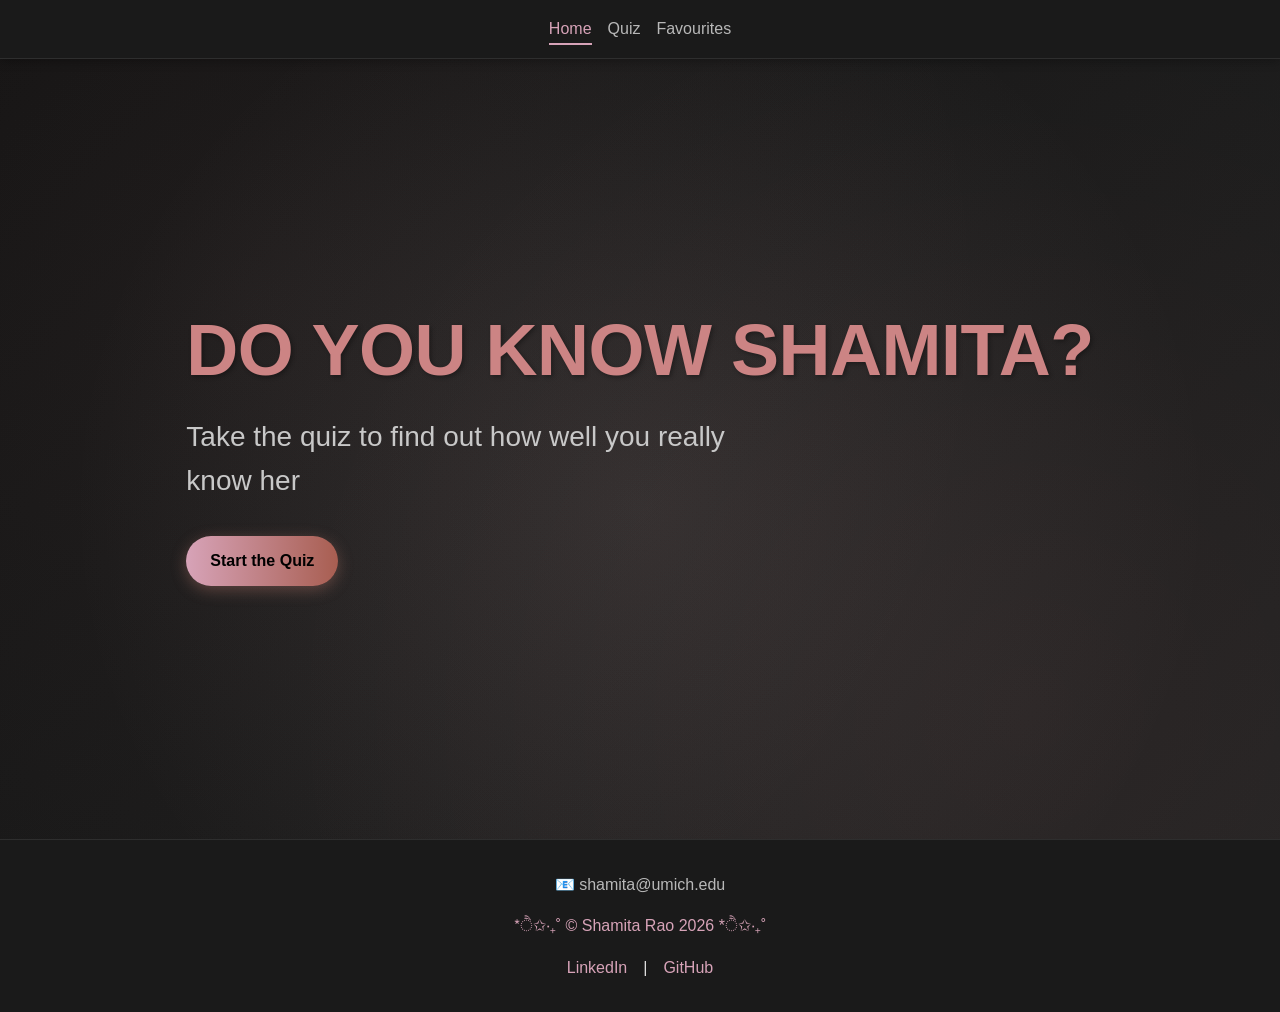
<file: index.html>
<!DOCTYPE html>
<html lang="en">
<head>
    <meta charset="UTF-8">
    <meta name="viewport" content="width=device-width, initial-scale=1.0">
    <title>shamitarao</title>
    <link rel="icon" href="images/favicon-32x32.png" type="image/png">
    <link rel="stylesheet" href="styles/html5reset.css">
    <link rel="stylesheet" href="styles/style.css">
</head>
<body>
    <header>
        <div class="skip">
            <a href="main" class="skip-link">Skip to main content</a>
        </div>
      </header>
    <!-- Navigation bar -->
    <nav class="navbar">
        <ul class="nav-links">
            <li><a href="index.html" class="active">Home</a></li>
            <li><a href="quiz.html">Quiz</a></li>
            <li><a href="favourites.html">Favourites</a></li>
        </ul>
    </nav>

    <!-- Hero Section -->
    <main class="hero">
      <div class="hero-content">
        <h1>DO YOU KNOW SHAMITA?</h1>
        <h2>Take the quiz to find out how well you really know her</h2>
        
        <div class="quiz-button-container">
          <a href="quiz.html" class="quiz-button">Start the Quiz</a>
        </div>
      </div>
    </main>

    <!-- Footer -->
    <footer class="footer">
        <p class="footer-email">📧 shamita@umich.edu</p>
        <div class="footer-copyright">
            *ੈ✩‧₊˚ © Shamita Rao <span id="year"></span> *ੈ✩‧₊˚
        </div>
        <div class="footer-links">
            <a href="https://www.linkedin.com/in/shamitarao/">LinkedIn</a>
            <span>|</span>
            <a href="https://github.com/shamita-rao">GitHub</a>
        </div>
    </footer>

    <script src="js/global.js"></script>
</body>
</html>
</file>
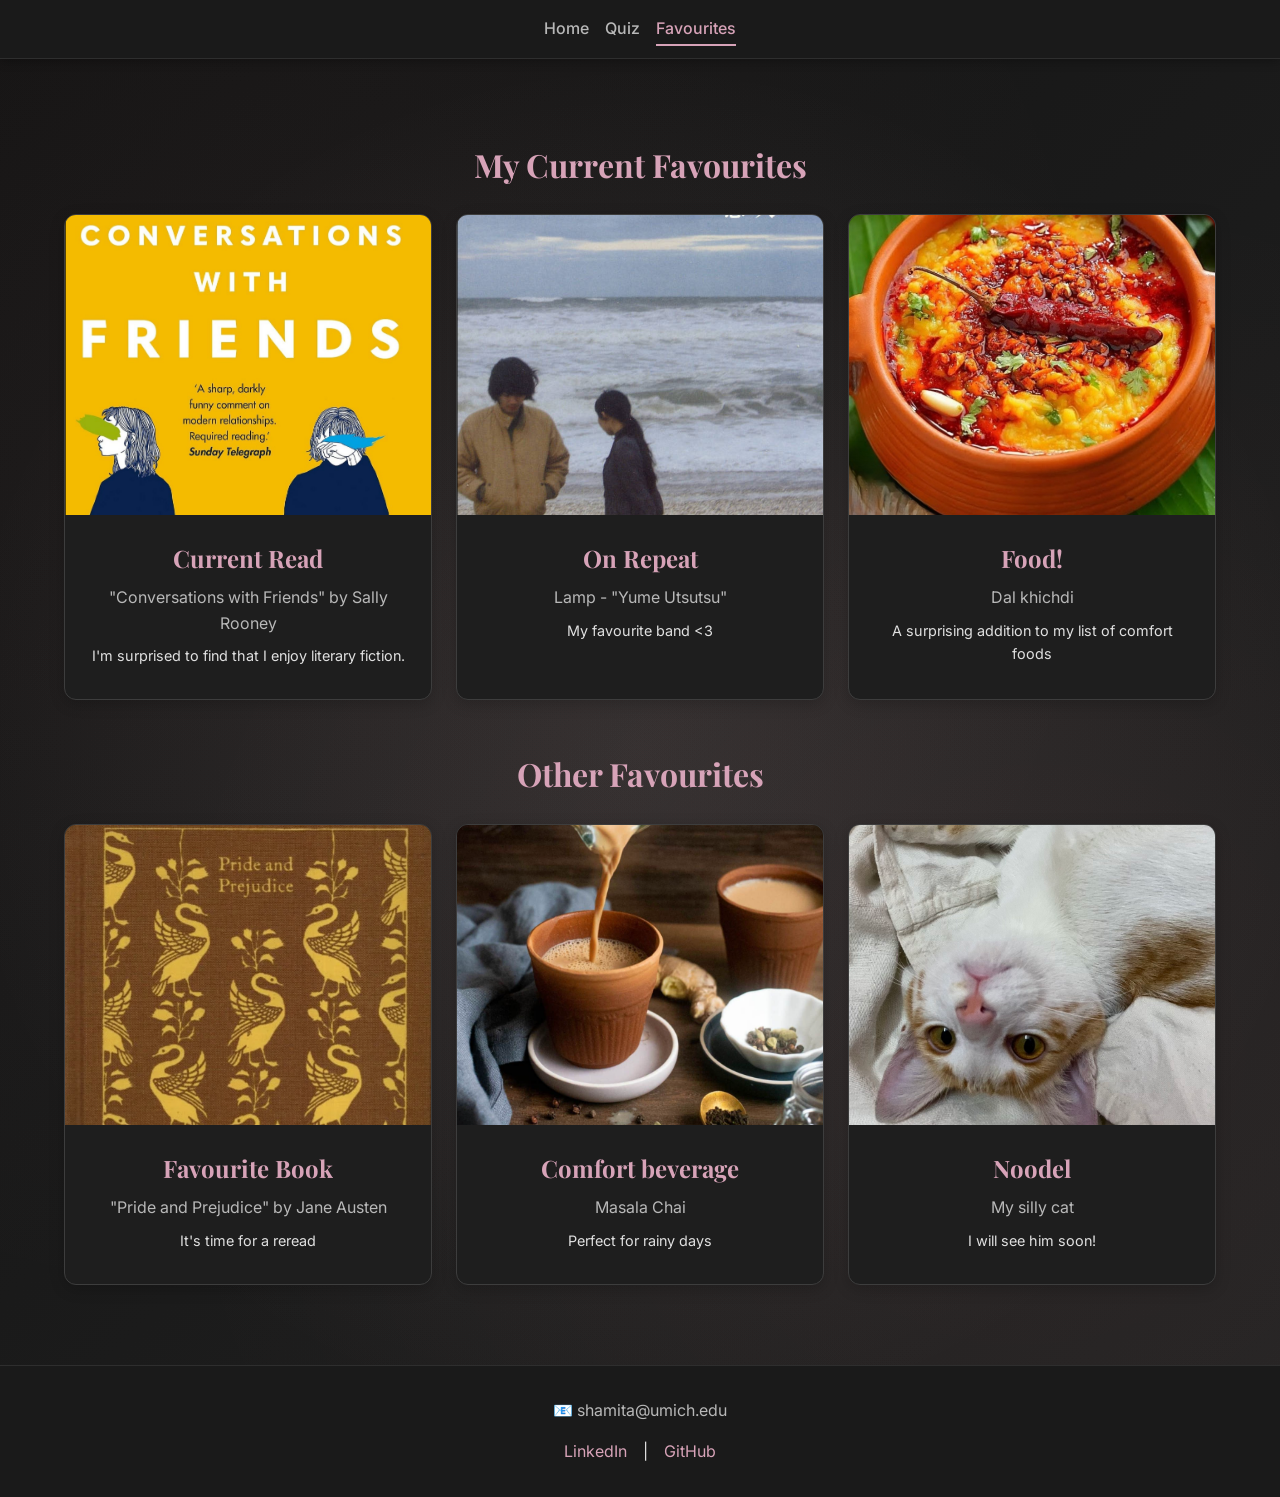
<file: favourites.html>
<!DOCTYPE html>
<html lang="en">
<head>
    <meta charset="UTF-8">
    <meta name="viewport" content="width=device-width, initial-scale=1.0">
    <title>Shamita's Favourites</title>
    <link rel="icon" href="images/favicon-32x32.png" type="image/png">
    <link href="https://fonts.googleapis.com/css2?family=Playfair+Display:wght@400;700&family=Inter:wght@400;500;600&display=swap" rel="stylesheet">
    <link rel="stylesheet" href="styles/html5reset.css" />
    <link rel="stylesheet" href="styles/style.css" />
</head>
<body>
  <header>
    <div class="skip">
        <a href="main" class="skip-link">Skip to main content</a>
    </div>
  </header>
    <!-- Navigation bar -->
    <nav class="navbar">
        <ul class="nav-links">
            <li><a href="index.html">Home</a></li>
            <li><a href="quiz.html">Quiz</a></li>
            <li><a href="favourites.html" class="active">Favourites</a></li>
        </ul>
    </nav>

    <!-- Main content -->
    <main class="favourites-content">
        <section class="favourites-section">
            <h1 class="section-title">My Current Favourites</h1>
            <div class="favourites-grid">
                
                <!-- Book Card -->
                <div class="favourite-card">
                    <div class="card-image">
                        <img src="images/sallyrooney.png" alt="Cover of the book 'Conversations with Friends' by Sally Rooney">
                    </div>
                    <div class="card-content">
                        <h2>Current Read</h2>
                        <p>"Conversations with Friends" by Sally Rooney</p>
                        <p class="card-desc">I'm surprised to find that I enjoy literary fiction.</p>
                    </div>
                </div>
                
                <!-- Music Card -->
                <div class="favourite-card">
                    <div class="card-image">
                        <img src="images/lamp.png" alt="Album cover for 'Yume Utsutsu' by Lamp">
                    </div>
                    <div class="card-content">
                        <h2>On Repeat</h2>
                        <p>Lamp - "Yume Utsutsu"</p>
                        <p class="card-desc">My favourite band <3</p>
                    </div>
                </div>
                
                <!-- Food Card -->
                <div class="favourite-card">
                    <div class="card-image">
                        <img src="images/dal.png" alt="A bowl of dal khichdi, a comforting Indian dish">
                    </div>
                    <div class="card-content">
                        <h2>Food!</h2>
                        <p>Dal khichdi</p>
                        <p class="card-desc">A surprising addition to my list of comfort foods</p>
                    </div>
                </div>
            </div>
        </section>

        <section class="favourites-section">
            <h1 class="section-title">Other Favourites</h1>
            <div class="favourites-grid">
                
                <!-- Book -->
                <div class="favourite-card">
                    <div class="card-image">
                        <img src="images/p&p.png" alt="Cover of the book 'Pride and Prejudice' by Jane Austen">
                    </div>
                    <div class="card-content">
                        <h2>Favourite Book</h2>
                        <p>"Pride and Prejudice" by Jane Austen</p>
                        <p class="card-desc">It's time for a reread</p>
                    </div>
                </div>
                
                <!-- Comfort Food -->
                <div class="favourite-card">
                    <div class="card-image">
                        <img src="images/chai.png" alt="A cup of masala chai, a spiced Indian tea">
                    </div>
                    <div class="card-content">
                        <h2>Comfort beverage</h2>
                        <p>Masala Chai</p>
                        <p class="card-desc">Perfect for rainy days</p>
                    </div>
                </div>
                
                <!-- Pet -->
                <div class="favourite-card">
                    <div class="card-image">
                        <img src="images/Noodel.jpeg" alt="A photo of Noodel, Shamita's cat">
                    </div>
                    <div class="card-content">
                        <h2>Noodel</h2>
                        <p>My silly cat</p>
                        <p class="card-desc">I will see him soon!</p>
                    </div>
                </div>
            </div>
        </section>
    </main>

    <!-- Footer -->
    <footer class="footer">
        <div class="footer-content">
            <p class="footer-email">📧 shamita@umich.edu</p>
            <div class="footer-links">
                <a href="https://www.linkedin.com/in/shamitarao/" class="footer-link">LinkedIn</a>
                <span class="divider">|</span>
                <a href="https://github.com/shamita-rao" class="footer-link">GitHub</a>
            </div>
        </div>
    </footer>

    <script src="js/global.js"></script>
</body>
</html>
</file>
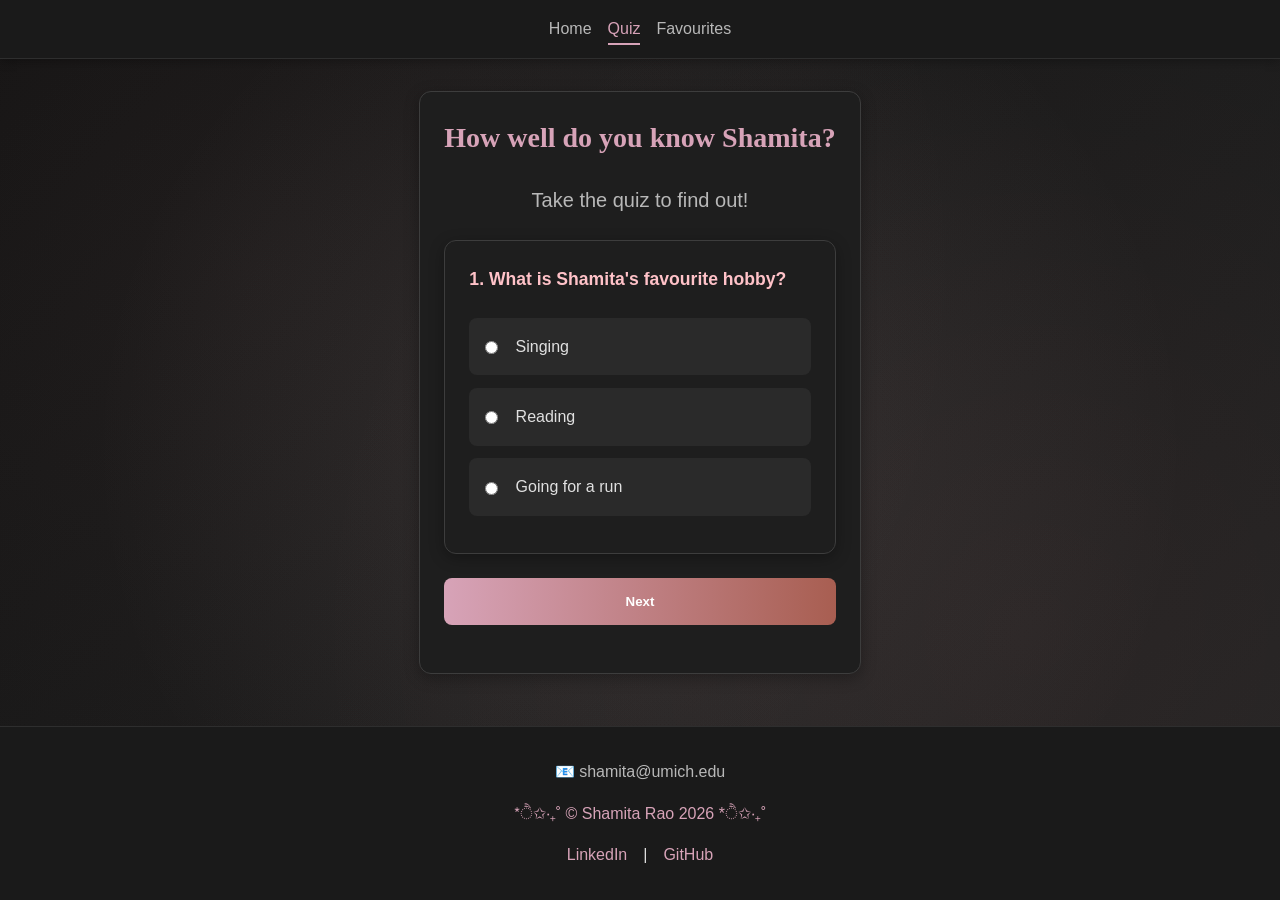
<file: quiz.html>
<!DOCTYPE html>
<html lang="en">
<head>
    <meta charset="UTF-8">
    <meta name="viewport" content="width=device-width, initial-scale=1.0">
    <title>How Well Do You Know Shamita?</title>
    <link rel="icon" href="images/favicon-32x32.png" type="image/png">
    <link rel="stylesheet" href="styles/html5reset.css">
    <link rel="stylesheet" href="styles/style.css">
    <script src="https://html2canvas.hertzen.com/dist/html2canvas.min.js"></script>
</head>
<body>
  <header>
    <div class="skip">
        <a href="main" class="skip-link">Skip to main content</a>
    </div>
  </header>
    <!-- Navigation bar -->
    <nav class="navbar">
        <ul class="nav-links">
            <li><a href="index.html">Home</a></li>
            <li><a href="quiz.html" class="active">Quiz</a></li>
            <li><a href="favourites.html">Favourites</a></li>
        </ul>
    </nav>

    <!-- Quiz Container -->
    <main class="quiz-container">
        <h1>How well do you know Shamita?</h1>
        <h2>Take the quiz to find out!</h2>

        <div class="quiz-content">
            <!-- Question Cards -->
            <div class="question-card active">
                <p>1. What is Shamita's favourite hobby?</p>
                <label class="option"><input type="radio" name="q1" value="1"> Singing</label>
                <label class="option"><input type="radio" name="q1" value="2"> Reading</label>
                <label class="option"><input type="radio" name="q1" value="3"> Going for a run</label>
            </div>

            <div class="question-card">
                <p>2. What is Shamita's favourite grocery store?</p>
                <label class="option"><input type="radio" name="q2" value="1"> Trader Joe's</label>
                <label class="option"><input type="radio" name="q2" value="2"> Costco</label>
                <label class="option"><input type="radio" name="q2" value="3"> Kroger's</label>
            </div>

            <div class="question-card">
              <p>3. What is Shamita's favourite beverage?</p>
              <label class="option"><input type="radio" name="q3" value="1"> Black coffee</label>
              <label class="option"><input type="radio" name="q3" value="2"> Caramel latte</label>
              <label class="option"><input type="radio" name="q3" value="3"> Masala Chai</label>
            </div>

            <div class="question-card">
              <p>4. What is Shamita's favourite type of cake?</p>
              <label class="option"><input type="radio" name="q4" value="1"> Chocolate cake</label>
              <label class="option"><input type="radio" name="q4" value="2"> Strawberry shortcake</label>
              <label class="option"><input type="radio" name="q4" value="3"> Tres leches</label>
            </div>

            <div class="question-card">
              <p>5. What genre of books does Shamita love to read?</p>
              <label class="option"><input type="radio" name="q5" value="1"> Horror</label>
              <label class="option"><input type="radio" name="q5" value="2"> Literary fiction</label>
              <label class="option"><input type="radio" name="q5" value="3"> Non-fiction</label>
            </div>

            <div class="question-card">
              <p>6. What is one of Shamita's 2025 goals?</p>
              <label class="option"><input type="radio" name="q6" value="1"> Read 30 books</label>
              <label class="option"><input type="radio" name="q6" value="2"> Go on a trek</label>
              <label class="option"><input type="radio" name="q6" value="3"> Go to a concert</label>
            </div>

            <div class="question-card">
              <p>7. What is Shamita's cat's name?</p>
              <label class="option"><input type="radio" name="q7" value="1"> Pasta</label>
              <label class="option"><input type="radio" name="q7" value="2"> Noodel</label>
              <label class="option"><input type="radio" name="q7" value="3"> Mochi</label>
            </div>

            <div class="question-card">
              <p>8. Who is Shamita's favourite band?</p>
              <label class="option"><input type="radio" name="q8" value="1"> Lamp</label>
              <label class="option"><input type="radio" name="q8" value="2"> The Wallows</label>
              <label class="option"><input type="radio" name="q8" value="3"> The Marias</label>
            </div>

            <div class="question-card">
              <p>9. Which is Shamita's favourite season?</p>
              <label class="option"><input type="radio" name="q9" value="1"> Summer</label>
              <label class="option"><input type="radio" name="q9" value="2"> Winter</label>
              <label class="option"><input type="radio" name="q9" value="3"> Spring</label>
            </div>

            <div class="question-card">
              <p>10. What colour was Shamita's hair the first time she coloured it?</p>
              <label class="option"><input type="radio" name="q10" value="1"> Blue</label>
              <label class="option"><input type="radio" name="q10" value="2"> Red</label>
              <label class="option"><input type="radio" name="q10" value="3"> Pink</label>
            </div>

            <!-- Navigation Buttons -->
            <div class="quiz-nav">
                <button class="prev-btn">Previous</button>
                <button class="next-btn">Next</button>
            </div>

            <button type="button" class="submit-btn">Submit Quiz</button>
        </div>

        <!-- Result Card -->
        <div class="result-card hidden">
            <h2>Your Score: <span id="score">0</span>/10</h2>
            <p id="result-message"></p>
            <button id="download-card">Download Your Score Card</button>
        </div>
    </main>

    <!-- Footer -->
    <footer class="footer">
        <div class="footer-content">
            <p class="footer-email">📧 shamita@umich.edu</p>
            <div class="footer-copyright">
                *ੈ✩‧₊˚ © Shamita Rao <span id="year"></span> *ੈ✩‧₊˚
            </div>
            <div class="footer-links">
                <a href="https://www.linkedin.com/in/shamitarao/" class="footer-link">LinkedIn</a>
                <span class="divider">|</span>
                <a href="https://github.com/shamita-rao" class="footer-link">GitHub</a>
            </div>
        </div>
    </footer>

    <script src="js/global.js"></script>
    <script src="js/quiz.js"></script>
</body>
</html>
</file>
<file: styles/style.css>
/* ============================================= */
/* BASE STYLES - MOBILE FIRST                    */
/* ============================================= */

* {
  margin: 0;
  padding: 0;
  box-sizing: border-box; /* Ensures padding doesn't affect element dimensions */
}

html {
  scroll-behavior: smooth;
}

/* Skip to Content Link (Accessibility Feature) */
.skip {
  position: absolute;
  height: 25px;
  background-color: #ffffff;
  top: -45px;
  /* Hidden by default, visible when focused */
}

.skip:focus {
  top: 25px;
  /* Becomes visible when focused for keyboard navigation */
}

/* Body Styles */
body {
  font-family: 'Inter', sans-serif;
  /* gradient background with texture overlay */
  background: radial-gradient(circle at 20% 30%, rgba(221, 153, 153, 0.05), transparent 60%), 
              radial-gradient(circle at 80% 70%, rgba(255, 153, 153, 0.05), transparent 60%), 
              radial-gradient(circle at 50% 50%, rgba(222, 204, 204, 0.1), transparent 70%), 
              linear-gradient(135deg, #121212, #232323), 
              url('https://www.transparenttextures.com/patterns/asfalt-dark.png');
  background-size: cover;
  color: #E0E0E0;
  min-height: 100vh;
  display: flex;
  flex-direction: column;
  line-height: 1.6;
}

/* ============================================= */
/* NAVIGATION - MOBILE STYLES                    */
/* ============================================= */
.navbar {
  background-color: #1A1A1A;
  box-shadow: 0 2px 10px rgba(0, 0, 0, 0.3);
  position: sticky;
  top: 0;
  z-index: 10;
  padding: 1rem 0;
  border-bottom: 1px solid #2E2E2E;
}

.nav-links {
  display: flex;
  justify-content: center;
  list-style: none;
  gap: 1rem;
  flex-wrap: wrap;
  padding: 0 1rem;
}

.nav-links a {
  text-decoration: none;
  color: #B8B8B8;
  font-weight: 500;
  transition: all 0.3s;
  padding: 0.5rem 0;
  position: relative;
}

/* Navigation hover/active states */
.nav-links a:hover,
.nav-links .active {
  color: #D7A3B8;
}

.nav-links a::after {
  content: '';
  position: absolute;
  bottom: 0;
  left: 0;
  width: 0;
  height: 2px;
  background: #D7A3B8;
  transition: width 0.3s;
}

.nav-links a:hover::after,
.nav-links .active::after {
  width: 100%;
}

/* ============================================= */
/* HERO SECTION                */
/* ============================================= */
.hero {
  flex: 1;
  max-width: 1200px;
  margin: 0 auto;
  padding: 2rem 1.5rem;
  display: flex;
  flex-direction: column;
  justify-content: center;
  min-height: calc(100vh - 120px);
  text-align: left;
}


.hero h1 {
  font-size: clamp(2.5rem, 8vw, 4.5rem);
  color: #cc8484;
  margin-bottom: 1.5rem;
  line-height: 1.1;
  letter-spacing: -0.5px;
  text-shadow: 2px 2px 4px rgba(0,0,0,0.3);
}

.hero h2 {
  font-size: clamp(1.25rem, 4vw, 1.75rem);
  color: #C8C8C8;
  margin-bottom: 2rem;
  font-weight: 400;
  max-width: 600px;
}

/* Quiz Button Styles */
.quiz-button-container {
  margin-top: 2rem;
}

.quiz-button {
  display: inline-block;
  background: linear-gradient(to right, #D7A3B8, #A85E51);
  color: black;
  font-weight: bold;
  font-size: 1rem;
  padding: 0.75rem 1.5rem;
  border-radius: 999px;
  text-decoration: none;
  box-shadow: 0 4px 15px rgba(183, 119, 107, 0.4);
  transition: all 0.3s;
  border: none;
  cursor: pointer;
}

.quiz-button:hover {
  transform: translateY(-3px);
  box-shadow: 0 6px 20px rgba(168, 94, 81, 0.6);
}

/* ============================================= */
/* FOOTER                       */
/* ============================================= */
.footer {
  background-color: #1A1A1A;
  padding: 2rem 1rem;
  text-align: center;
  margin-top: auto;
  border-top: 1px solid #2E2E2E;
}

.footer-email {
  color: #B8B8B8;
  margin-bottom: 1rem;
}

.footer-copyright {
  color: #D7A3B8;
  font-weight: 500;
  margin-bottom: 1rem;
}

.footer-links {
  display: flex;
  justify-content: center;
  gap: 1rem;
  flex-wrap: wrap;
}

.footer-links a {
  color: #D7A3B8;
  text-decoration: none;
  transition: color 0.3s;
}

.footer-links a:hover {
  color: #FFC2C8; 
}

/* ============================================= */
/* QUIZ PAGE STYLES                  */
/* ============================================= */
.quiz-container {
  max-width: 800px;
  margin: 2rem auto;
  padding: 1.5rem;
  background-color: #1E1E1E;
  border-radius: 12px;
  box-shadow: 0 4px 15px rgba(0, 0, 0, 0.3);
  border: 1px solid #3D3D3D;
}

.quiz-container h1,
.quiz-container h2 {
  text-align: center;
  margin-bottom: 1.5rem;
}

.quiz-container h1 {
  font-family: 'Playfair Display', serif;
  color: #D7A3B8;
  font-size: 2rem;
}

.quiz-container h2 {
  color: #B8B8B8;
  font-size: 1.25rem;
  font-weight: 400;
}

/* Question Card Styles */
.question-card {
  display: none;
  background-color: #1E1E1E;
  border-radius: 12px;
  padding: 1.5rem;
  margin-bottom: 1.5rem;
  box-shadow: 0 4px 15px rgba(0, 0, 0, 0.3);
  border: 1px solid #3D3D3D;
}

.question-card.active {
  display: block;
}

.question-card p {
  font-weight: 600;
  color: #FFC2C8;
  margin-bottom: 1.5rem;
  font-size: 1.1rem;
}

.option {
  display: block;
  padding: 1rem;
  margin-bottom: 0.8rem;
  background-color: #2A2A2A;
  border-radius: 8px;
  transition: all 0.3s;
  cursor: pointer;
}

.option:hover {
  background-color: #3D3D3D;
}

input[type="radio"] {
  margin-right: 0.8rem;
}

/* Quiz Navigation Buttons */
.quiz-nav {
  display: flex;
  gap: 1rem;
  margin: 1.5rem 0;
  flex-direction: column;
}

.prev-btn, .next-btn, .submit-btn {
  flex: 1;
  padding: 1rem;
  border: none;
  border-radius: 8px;
  font-weight: 600;
  cursor: pointer;
  transition: all 0.3s;
}

.prev-btn {
  background-color: #3D3D3D;
  color: #B8B8B8;
}

.next-btn, .submit-btn {
  background: linear-gradient(to right, #D7A3B8, #A85E51);
  color: white;
}

.next-btn:hover, .submit-btn:hover {
  transform: translateY(-2px);
  box-shadow: 0 4px 12px rgba(215, 163, 184, 0.4);
}

.submit-btn {
  width: 100%;
  margin-top: 1rem;
  display: none;
}

/* Result Card Styles */
.result-card {
  background-color: #1E1E1E;
  border-radius: 12px;
  padding: 2rem;
  margin: 2rem 0;
  text-align: center;
  box-shadow: 0 4px 15px rgba(0, 0, 0, 0.3);
  border: 1px solid #3D3D3D;
}

.result-card h2 {
  color: #FFC2C8;
  font-size: 1.75rem;
  margin-bottom: 1rem;
}

#score {
  color: #D7A3B8;
  font-size: 2.5rem;
}

#download-card {
  display: inline-block;
  padding: 0.8rem 1.5rem;
  background: linear-gradient(to right, #D7A3B8, #A85E51);
  font-weight: 600;
  border: none;
  border-radius: 8px;
  margin-top: 1.5rem;
  cursor: pointer;
  transition: all 0.3s;
}

#download-card:hover {
  transform: translateY(-2px);
  box-shadow: 0 4px 12px rgba(215, 163, 184, 0.4);
}

/* Progress bar */
.progress-bar {
  height: 4px;
  background: #D7A3B8;
  position: fixed;
  top: 0;
  left: 0;
  z-index: 100;
  transition: width 0.3s ease;
}

.hidden {
  display: none;
}

/* Animation for results */
@keyframes fadeIn {
  from { opacity: 0; transform: translateY(10px); }
  to { opacity: 1; transform: translateY(0); }
}

/* ============================================= */
/* FAVOURITES PAGE            */
/* ============================================= */
.favourites-content {
  max-width: 1200px;
  margin: 2rem auto;
  padding: 0 1.5rem;
}

.section-title {
  font-family: 'Playfair Display', serif;
  color: #D7A3B8;
  font-size: 2rem;
  margin: 3rem 0 1.5rem;
  text-align: center;
}

/* Grid layout for the favourites section */
.favourites-grid {
  display: grid;
  grid-template-columns: 1fr; /* Single column for mobile */
  gap: 1.5rem;
  margin-bottom: 3rem;
}

/* Favourite card container */
.favourite-card {
  background-color: #1e1e1e; /* Dark background for the card */
  border-radius: 12px;
  overflow: hidden;
  box-shadow: 0 4px 15px rgba(0, 0, 0, 0.2); /* Subtle shadow for depth */
  transition: transform 0.3s ease, box-shadow 0.3s ease;
  border: 1px solid #3d3d3d; /* Border for better definition */
}

/* Hover effect for cards */
.favourite-card:hover {
  transform: translateY(-5px); /* Slight lift on hover */
  box-shadow: 0 6px 20px rgba(0, 0, 0, 0.3); /* Enhanced shadow on hover */
}

/* Card image container */
.card-image {
  width: 100%;
  height: 200px; /* Fixed height for images */
  overflow: hidden;
  display: flex;
  justify-content: center;
  align-items: center;
  background-color: #2a2a2a; /* Fallback background color */
}

/* Card image styling */
.card-image img {
  width: 100%;
  height: 100%;
  object-fit: cover; /* Ensures the image covers the container */
  transition: transform 0.3s ease;
}

/* Image zoom effect on hover */
.favourite-card:hover .card-image img {
  transform: scale(1.1); /* Slight zoom on hover */
}

/* Card content container */
.card-content {
  padding: 1.5rem;
  text-align: center;
}

/* Card title */
.card-content h2 {
  font-family: 'Playfair Display', serif;
  font-size: 1.5rem;
  color: #d7a3b8; /* Dusty pink */
  margin-bottom: 0.5rem;
}

/* Card description */
.card-content p {
  font-family: 'Inter', sans-serif;
  font-size: 1rem;
  color: #b8b8b8; /* Light gray */
  margin-bottom: 0.5rem;
}

/* Card description for additional details */
.card-content .card-desc {
  font-size: 0.9rem;
  color: #e0e0e0; /* Slightly brighter text for emphasis */
  margin-top: 0.5rem;
}

/* ============================================= */
/* TABLET VIEW (min-width: 600px)                */
/* ============================================= */
@media screen and (min-width: 700px) {
  /* Quiz Navigation - Switch to horizontal layout */
  .quiz-nav {
    flex-direction: row; /* Side-by-side buttons on tablet+ */
  }

  /* Adjust quiz title size */
  .quiz-container h1 {
    font-size: 1.75rem;
  }

  /* Favourites grid - 2 columns */
  .favourites-grid {
    grid-template-columns: repeat(2, 1fr); /* Two columns for tablets */
  }

  .card-image {
    height: 250px; /* Slightly taller images for larger screens */
  }
}

/* ============================================= */
/* DESKTOP VIEW (min-width: 1024px)              */
/* ============================================= */
@media screen and (min-width: 1024px) {
  /* Favourites grid - 3 columns */
  .favourites-grid {
    grid-template-columns: repeat(3, 1fr); /* Three columns for desktops */
  }

  .card-image {
    height: 300px; /* Taller images for desktops */
  }
}
</file>
